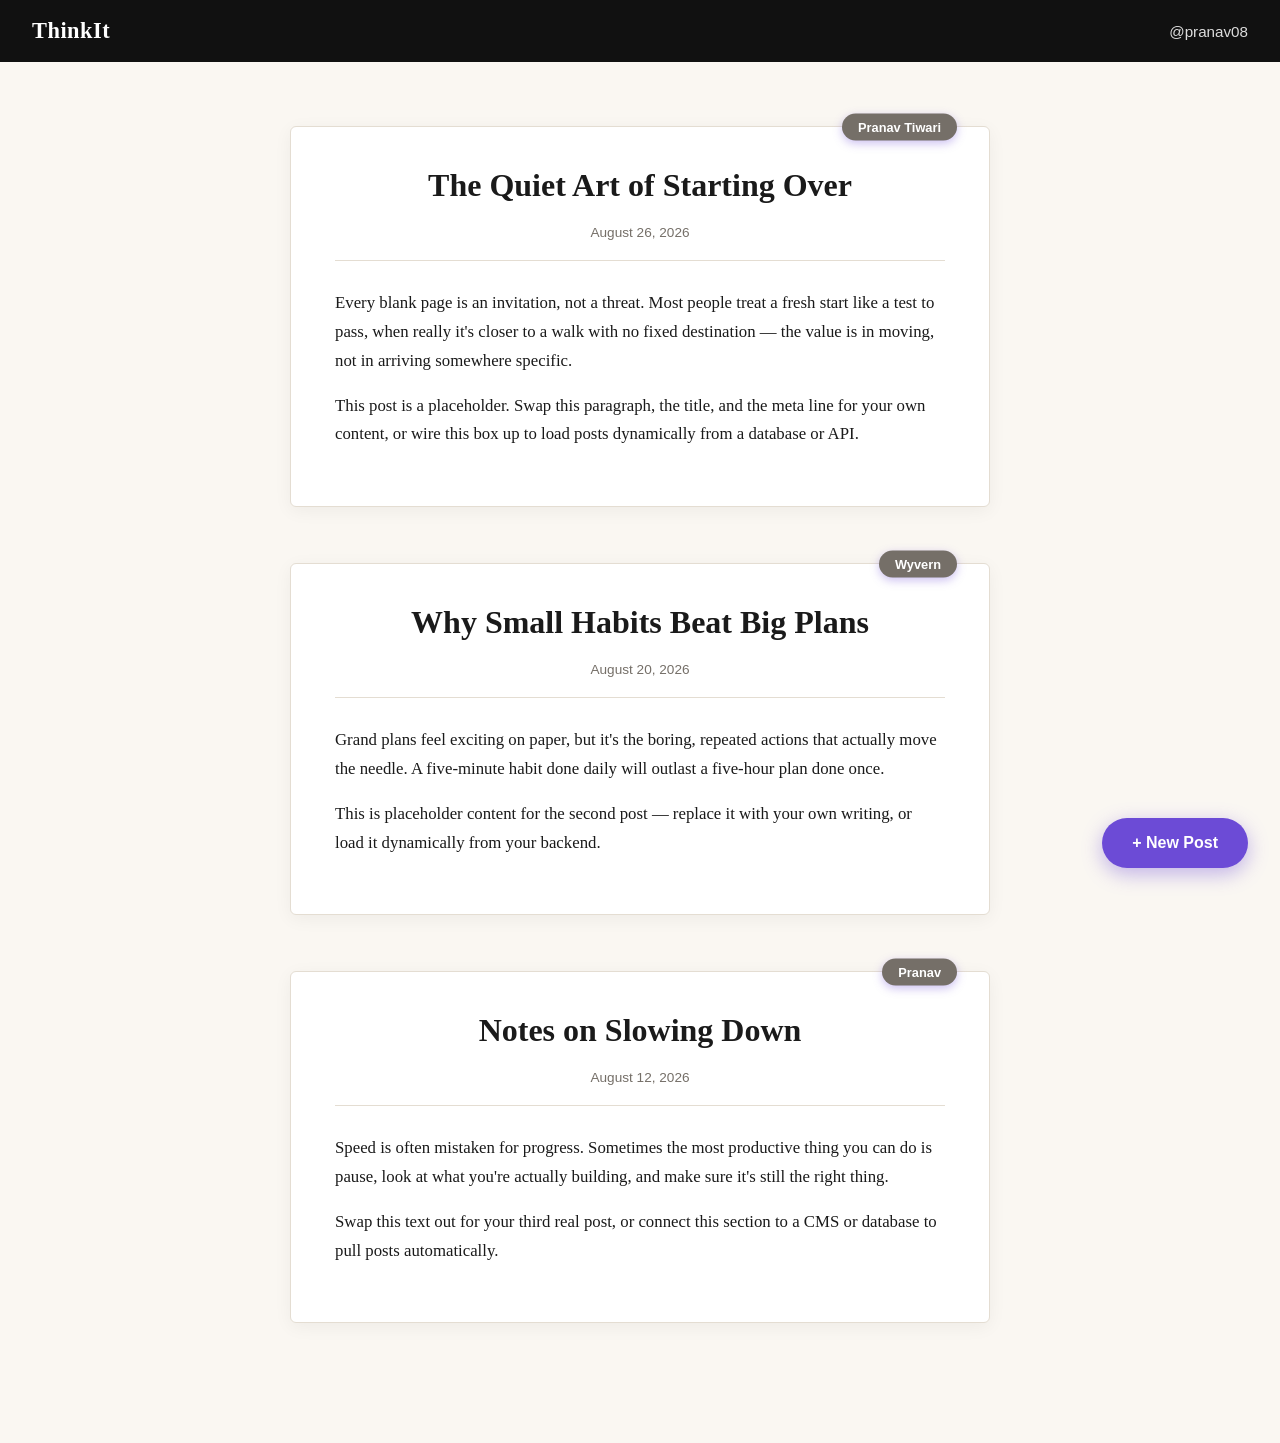
<file: personal_blog/index.html>
<!DOCTYPE html>
<html lang="en">
<head>
<meta charset="UTF-8">
<title>ThinkIT— A Blog</title>
<link rel="stylesheet" href="style.css">
</head>
<body>

  <header>
    <div class="site-name">ThinkIt</div>
    <div class="username">@pranav08</div>
  </header>

  <main>

    <div class="blog-box">
      <div class="author-badge">Pranav Tiwari</div>
      <h1>The Quiet Art of Starting Over</h1>
      <div class="meta">August 26, 2026 </div>
      <p>
        Every blank page is an invitation, not a threat. Most people treat
        a fresh start like a test to pass, when really it's closer to a
        walk with no fixed destination — the value is in moving, not in
        arriving somewhere specific.
      </p>
      <p>
        This post is a placeholder. Swap this paragraph, the title, and
        the meta line for your own content, or wire this box up to load
        posts dynamically from a database or API.
      </p>
    </div>

    <div class="blog-box">
      <div class="author-badge">Wyvern</div>
      <h1>Why Small Habits Beat Big Plans</h1>
      <div class="meta">August 20, 2026 </div>
      <p>
        Grand plans feel exciting on paper, but it's the boring, repeated
        actions that actually move the needle. A five-minute habit done
        daily will outlast a five-hour plan done once.
      </p>
      <p>
        This is placeholder content for the second post — replace it with
        your own writing, or load it dynamically from your backend.
      </p>
    </div>

    <div class="blog-box">
      <div class="author-badge">Pranav</div>
      <h1>Notes on Slowing Down</h1>
      <div class="meta">August 12, 2026 </div>
      <p>
        Speed is often mistaken for progress. Sometimes the most productive
        thing you can do is pause, look at what you're actually building,
        and make sure it's still the right thing.
      </p>
      <p>
        Swap this text out for your third real post, or connect this
        section to a CMS or database to pull posts automatically.
      </p>
    </div>

  </main>

  <button class="new-post-btn">+ New Post</button>

</body>
</html>
</file>
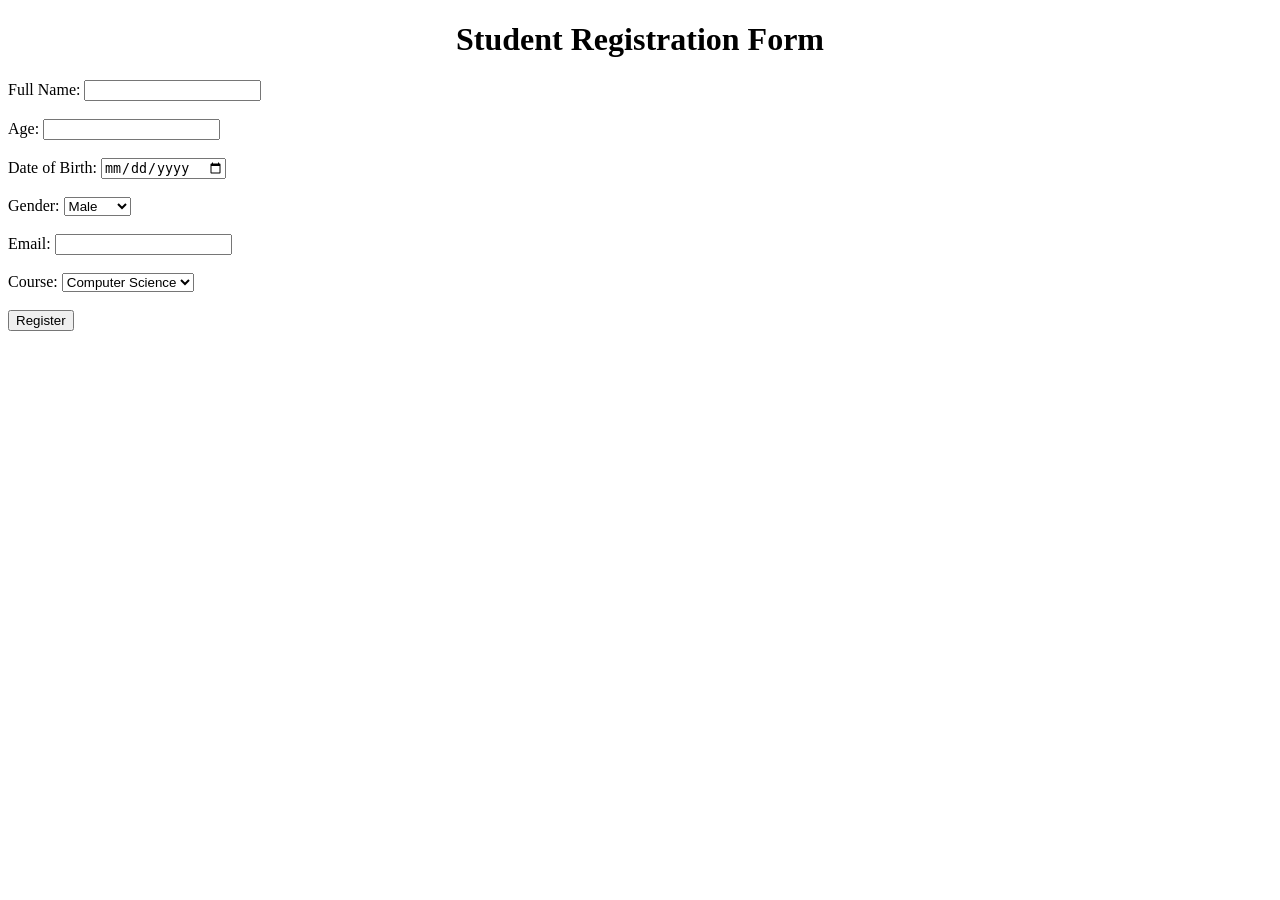
<file: form.html>
<!DOCTYPE html>
<html>
    <head>
        <title>
            Html with designing 
        </title>
    </head>
    <body>
        <bgcolor="red">
        <h1 style="text-align: center;"> Student Registration Form </h1>
        <form action ="register" method="POST">
            <label for="name">Full Name:</label>
            <input type="text" id="name" name="name" required><br><br>

            <label for="age">Age:</label>
            <input type="number" id="age" name="age" required><br><br>

            <label for="dob">Date of Birth:</label>
            <input type="date" id="dob" name="dob" required><br><br>

            <label for="gender">Gender:</label>
            <select id="gender" name="gender">
                <option value="male">Male</option>
                <option value="female">Female</option>
                <option value="other">Other</option>
            </select><br><br>

            <label for="email">Email:</label>
            <input type="email" id="email" name="email" required><br><br>

            <label for="course">Course:</label>
            <select id="course" name="course">
                <option value="computer_science">Computer Science</option>
                <option value="mathematics">Mathematics</option>
                <option value="physics">Physics</option>
            </select><br><br>

            <input type="submit" value="Register">
            </form>
        </bgcolor>
    </body>
</html>
</file>
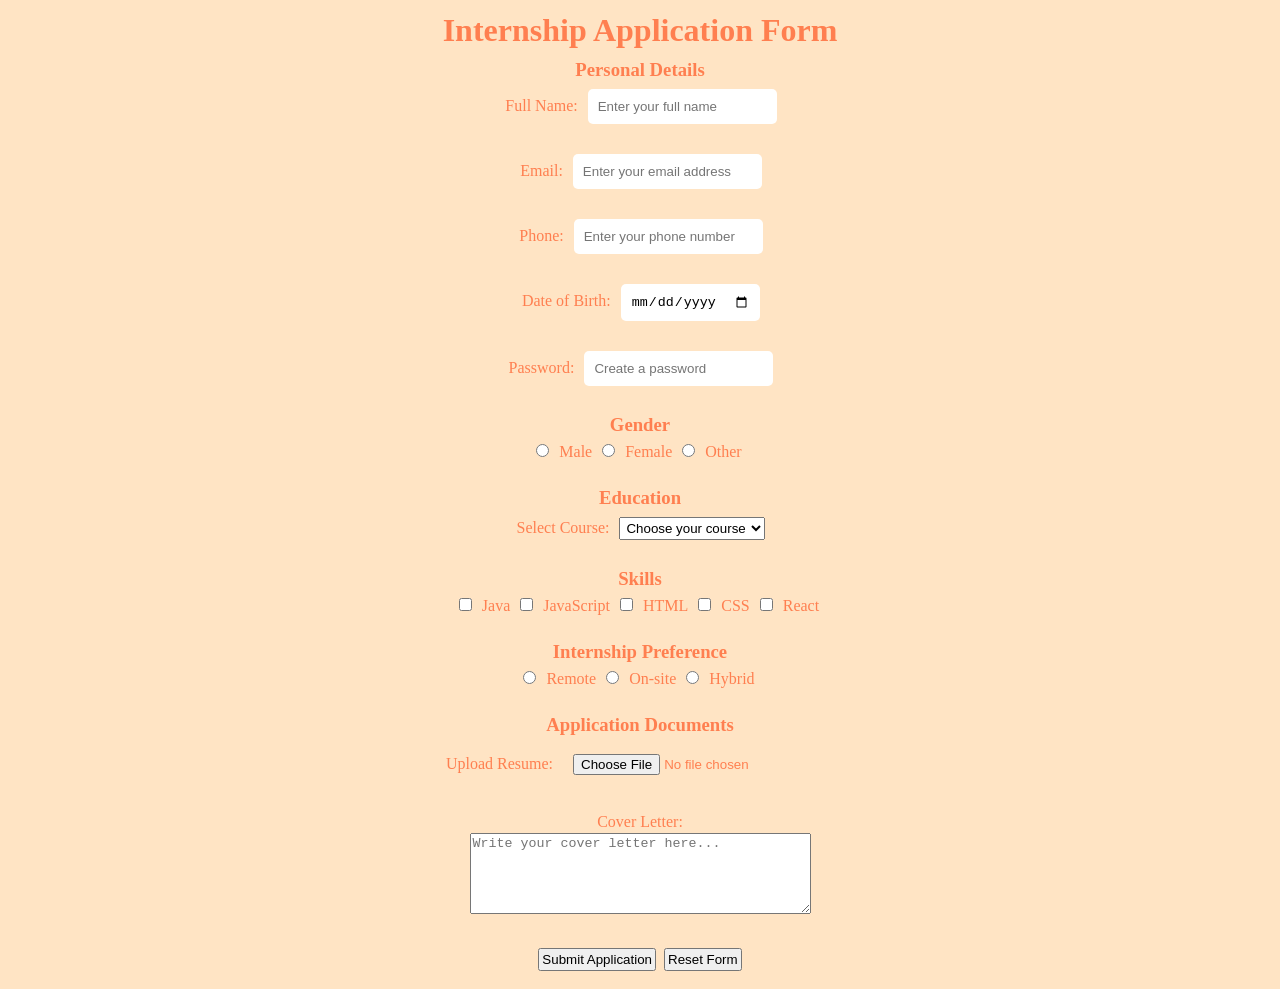
<file: internshipform.html>
<!DOCTYPE html>
<html lang="en">
<head>
    <title>web page </title>
</head>

<body style="background-color: bisque; text-align: center;">
    <style>
        *{
            margin:2px;
            padding:2px
        }

        body{
            background-color: black;
            color:coral;

            border :2px;
            border-color:burlywood;
        }

        form{text-align:center;
            border:4px;
            border-color:burlywood;
        }

        form-container{
            background-color: black;
            color:coral;
            border :5px;
            border-color:burlywood;
            border-radius: 5px;
            height: 800px;
            width: 500px;
        }

        input{
            border:2px;
            border-radius: 5px;
            padding: 10px;
        }

        h1{
            text-align:center;
        }

    </style>

    <h1>Internship Application Form</h1>
    
    <form action="#" method="POST" enctype="multipart/form-data">
        
        <!-- Personal Details -->
        <h3>Personal Details</h3>
        <div>
            <label for="fullName">Full Name:</label>
            <input type="text" id="fullName" name="fullName" placeholder="Enter your full name" required>
        </div>
        <br>
        
        <div>
            <label for="email">Email:</label>
            <input type="email" id="email" name="email" placeholder="Enter your email address" required>
        </div>
        <br>
        
        <div>
            <label for="phone">Phone:</label>
            <input type="tel" id="phone" name="phone" placeholder="Enter your phone number" required>
        </div>
        <br>
        
        <div>
            <label for="dob">Date of Birth:</label>
            <input type="date" id="dob" name="dob" required>
        </div>
        <br>
        
        <div>
            <label for="password">Password:</label>
            <input type="password" id="password" name="password" placeholder="Create a password" required>
        </div>
        <br>

        <!-- Gender -->
        <h3>Gender</h3>
        <div>
            <input type="radio" id="genderMale" name="gender" value="Male" required>
            <label for="genderMale">Male</label>
            
            <input type="radio" id="genderFemale" name="gender" value="Female">
            <label for="genderFemale">Female</label>
            
            <input type="radio" id="genderOther" name="gender" value="Other">
            <label for="genderOther">Other</label>
        </div>
        <br>

        <!-- Course Dropdown -->
        <h3>Education</h3>
        <div>
            <label for="course">Select Course:</label>
            <select id="course" name="course" required>
                <option value="" disabled selected>Choose your course</option>
                <option value="CSE">CSE</option>
                <option value="IT">IT</option>
                <option value="ECE">ECE</option>
                <option value="Mechanical">Mechanical</option>
            </select>
        </div>
        <br>

        <!-- Skills Checkboxes -->
        <h3>Skills</h3>
        <div>
            <input type="checkbox" id="skillJava" name="skills" value="Java">
            <label for="skillJava">Java</label>
            
            <input type="checkbox" id="skillJS" name="skills" value="JavaScript">
            <label for="skillJS">JavaScript</label>
            
            <input type="checkbox" id="skillHTML" name="skills" value="HTML">
            <label for="skillHTML">HTML</label>
            
            <input type="checkbox" id="skillCSS" name="skills" value="CSS">
            <label for="skillCSS">CSS</label>
            
            <input type="checkbox" id="skillReact" name="skills" value="React">
            <label for="skillReact">React</label>
        </div>
        <br>

        <!-- Internship Preference -->
        <h3>Internship Preference</h3>
        <div>
            <input type="radio" id="prefRemote" name="preference" value="Remote" required>
            <label for="prefRemote">Remote</label>
            
            <input type="radio" id="prefOnsite" name="preference" value="On-site">
            <label for="prefOnsite">On-site</label>
            
            <input type="radio" id="prefHybrid" name="preference" value="Hybrid">
            <label for="prefHybrid">Hybrid</label>
        </div>
        <br>

        <!-- Resume Upload -->
        <h3>Application Documents</h3>
        <div>
            <label for="resume">Upload Resume:</label>
            <input type="file" id="resume" name="resume" accept=".pdf,.doc,.docx" required>
        </div>
        <br>

    
        <div>
            <label for="coverLetter">Cover Letter:</label><br>
            <textarea id="coverLetter" name="coverLetter" rows="5" cols="40" placeholder="Write your cover letter here..." required></textarea>
        </div>
        <br>

        <!-- Submit and Reset Buttons -->
        <div>
            <button type="submit">Submit Application</button>
            <button type="reset">Reset Form</button>
        </div>

    </form>
</body>
</html>
</file>
<file: personal_blog/style.css>
:root {
  --ink: #1a1a1a;
  --paper: #faf7f2;
  --purple: #6c4bd6;
  --purple-dark: #5638b8;
  --muted: #756f68;
  --line: #e4ddd2;
}

* { box-sizing: border-box; }

html {
  scroll-behavior: smooth;
}

body {
  margin: 0;
  font-family: Georgia, 'Times New Roman', serif;
  background: var(--paper);
  color: var(--ink);
  min-height: 100vh;
}

header {
  background: #111;
  color: #fff;
  display: flex;
  justify-content: space-between;
  align-items: center;
  padding: 18px 32px;
  position: sticky;
  top: 0;
  z-index: 10;
}

header .site-name {
  font-size: 1.4rem;
  font-weight: bold;
  letter-spacing: 0.5px;
}

header .username {
  font-family: Arial, sans-serif;
  font-size: 0.95rem;
  color: #ddd;
}

main {
  display: flex;
  flex-direction: column;
  align-items: center;
  gap: 56px;
  padding: 64px 20px 120px;
}

.blog-box {
  position: relative;
  background: #fff;
  max-width: 700px;
  width: 100%;
  padding: 40px 44px;
  border: 1px solid var(--line);
  border-radius: 6px;
  box-shadow: 0 4px 18px rgba(0,0,0,0.05);
}

/* Small author badge — sits on top of the box's top border,
   half above the line and half below it, at the top-right corner */
.author-badge {
  position: absolute;
  top: 0;
  right: 32px;
  transform: translateY(-50%);
  background: var(--muted);
  color: #fff;
  font-family: Arial, sans-serif;
  font-size: 0.8rem;
  font-weight: 600;
  padding: 6px 16px;
  border-radius: 999px;
  box-shadow: 0 3px 10px rgba(108, 75, 214, 0.35);
  white-space: nowrap;
}

.blog-box h1 {
  margin-top: 0;
  font-size: 2rem;
  text-align: center;
}

.meta {
  text-align: center;
  font-family: Arial, sans-serif;
  font-size: 0.85rem;
  color: var(--muted);
  margin-bottom: 28px;
  border-bottom: 1px solid var(--line);
  padding-bottom: 20px;
}

.blog-box p {
  line-height: 1.7;
  font-size: 1.05rem;
  text-align: left;
}

/* Pure CSS scroll-driven fade-in — only applies if the browser supports it.
   Content is fully visible by default everywhere else. */
@supports (animation-timeline: view()) {
  .blog-box {
    animation: fadeSlideIn linear;
    animation-timeline: view();
    animation-range: entry 0% cover 30%;
  }

  @keyframes fadeSlideIn {
    from {
      opacity: 0;
      transform: translateY(40px);
    }
    to {
      opacity: 1;
      transform: translateY(0);
    }
  }
}

/* New Post button — floating, outside the content boxes */
.new-post-btn {
  position: fixed;
  bottom: 32px;
  right: 32px;
  background: var(--purple);
  color: #fff;
  border: none;
  font-family: Arial, sans-serif;
  font-size: 1rem;
  font-weight: 600;
  padding: 16px 30px;
  border-radius: 999px;
  cursor: pointer;
  box-shadow: 0 6px 20px rgba(108, 75, 214, 0.4);
  transition: background 0.2s ease, transform 0.15s ease;
  z-index: 20;
}

.new-post-btn:hover {
  background: var(--purple-dark);
  transform: translateY(-2px);
}

.new-post-btn:focus-visible {
  outline: 3px solid var(--purple-dark);
  outline-offset: 2px;
}

@media (max-width: 600px) {
  header { padding: 14px 18px; }
  .blog-box { padding: 28px 22px; }
  .author-badge {
    right: 16px;
    font-size: 0.72rem;
    padding: 5px 12px;
  }
  .new-post-btn {
    bottom: 20px;
    right: 20px;
    padding: 14px 24px;
  }
}
</file>
